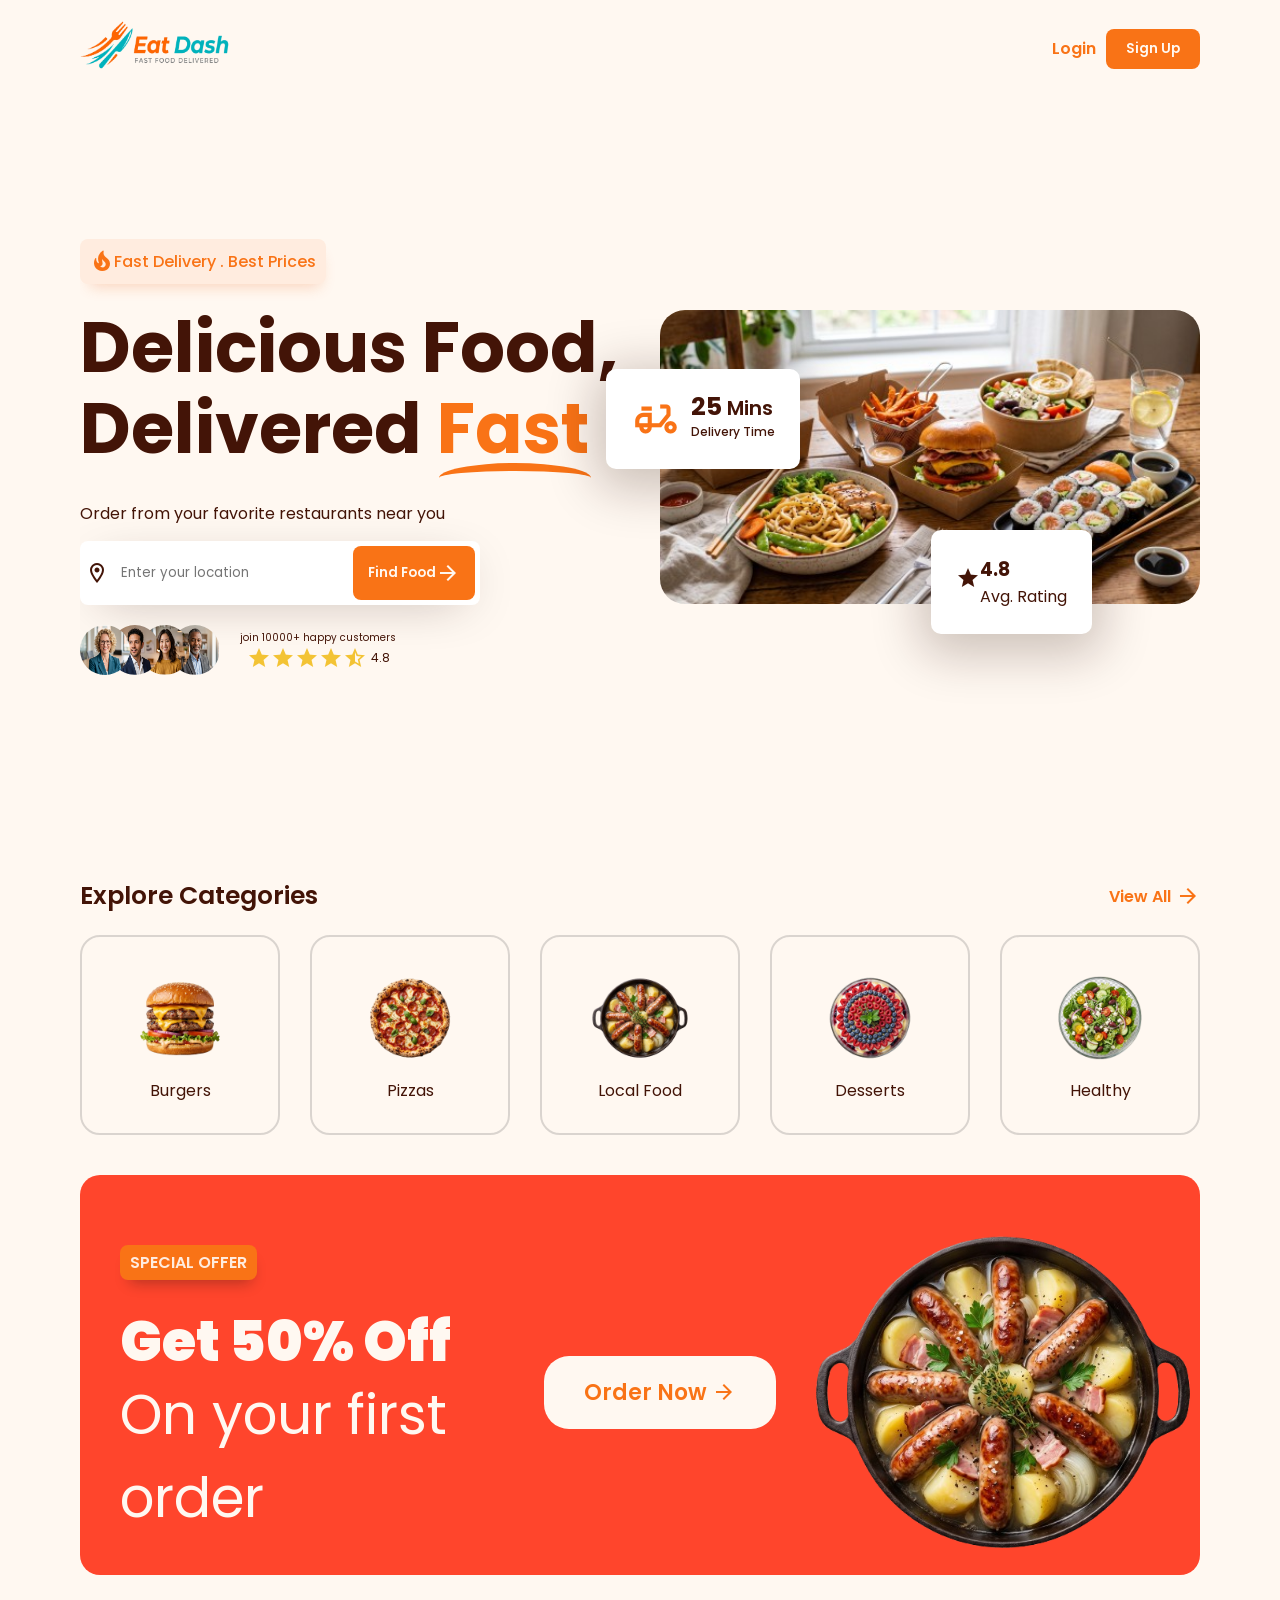
<file: index.html>
<!DOCTYPE html>
<html lang="en">
<head>
        <link rel="icon" type="image/png" href="./favicon/favicon-96x96.png" sizes="96x96" />
    <link rel="icon" type="image/svg+xml" href="./favicon/favicon.svg" />
    <link rel="shortcut icon" href="./favicon/favicon.ico" />
    <link rel="apple-touch-icon" sizes="180x180" href="./faivicon/apple-touch-icon.png" />
    <meta name="apple-mobile-web-app-title" content="Eat Dash" />
    <link rel="manifest" href="./favicon/site.webmanifest" />
    <meta charset="UTF-8">
    <meta name="viewport" content="width=device-width, initial-scale=1.0">
    <link href="https://fonts.googleapis.com/icon?family=Material+Icons+Outlined"
      rel="stylesheet">
    <link rel="stylesheet" href="./styles/index.css">
    <title>Eat Dash</title>
</head>
<body>
    <!-- Header/Navbar -->
     <header class="navbar">
        <div>
            <a href="index.html"><img src="./public/logo.png" alt="website logo" width="150" height="50"></a>
        </div>

        <ul id="navLinks">
            <li><a href="login.html">Login</a></li>
            <li>
                <button class="signup-button" onclick="location.href='register.html'">Sign Up</button>
            </li>
        </ul>
     </header>
     <div class="landing-page">
        <div class="landing-page-content">
            <div class="first-half">
            <h2 class="text-headline">
                <span class="material-icons-outlined">local_fire_department</span>
                Fast Delivery . Best Prices
            </h2>
            <h1 class="title">Delicious Food,</h1>
            <h1 class="title title-box">Delivered 
                <div class="highlighted-h1">
                    <span>Fast</span>
                    <span></span>
                </div>
            </h1>
            <div class="bottom-para-and-search">
                <p>Order from your favorite restaurants near you</p>
                <div class="search-box">
                    <span class="material-icons-outlined">location_on</span>
                    <input type="text" placeholder="Enter your location" class="search-input">
                    <button class="search-button" id="findFoodBtn">
                        Find Food
                        <span class="material-icons-outlined">arrow_forward</span>
                    </button>
                </div>
            </div>

            <div class="rating-box">
                <div class="profiles">
                    <img src="./public/p1.png" alt="">
                    <img src="./public/p2.png" alt="">
                    <img src="./public/p3.png" alt="">
                    <img src="./public/p4.png" alt="">
                </div>
                <div class="stars-box">
                    <p>join 10000+ happy customers</p>
                    <div class="stars">
                        <span class="material-icons-outlined">star</span>
                        <span class="material-icons-outlined">star</span>
                        <span class="material-icons-outlined">star</span>
                        <span class="material-icons-outlined">star</span>
                        <span class="material-icons-outlined">star_half</span>
                        <span>4.8</span>
                    </div>
                </div>
            </div>
        </div>
        <div class="second-half">
            <div class="delivery-time">
                <div class="delivery-icon">
                    <span class="material-icons-outlined">moped_package</span>
                </div>
                <div class="delivery-text">
                    <h3>
                        <span class="delivery-time-value">25</span>
                        Mins
                    </h3>
                    <p>Delivery Time</p>
                </div>
            </div>
            <div class="start-box">
                <div class="star-icon">
                    <span class="material-icons-outlined">star</span>
                </div>
                <div class="star-text">
                    <h3>
                        <span class="delivery-time-value">4.8</span>
                    </h3>
                    <p>Avg. Rating</p>
                </div>
            </div>
            <img src="./public/LandPage.jpg" alt="Landing Page Image" />
        </div>
        </div>
     </div>
       <div class="categories-heading">
            <h2>Explore Categories</h2>
            <p id="viewAllCategories">
                <span class="p-text" >View All</span>
                <span class="material-icons-outlined">arrow_forward</span>
            </p>
         </div>
        <div class="categories">
            <div class="category-card">
                <img src="./public/burger.png" alt="">
                <p>Burgers</p>
            </div>
            <div class="category-card">
                <img src="./public/pizza.png" alt="">
                <p>Pizzas</p>
            </div>
            <div class="category-card">
                <img src="./public/local.png" alt="">
                <p>Local Food</p>
            </div>
            <div class="category-card">
                <img src="./public/dessert.png" alt="">
                <p>Desserts</p>
            </div>

             <div class="category-card">
                <img src="./public/salad.png" alt="">
                <p>Healthy</p>
            </div>
     </div>
     <div class="offer-banner">
        <div class="offer-banner-content">
            <p>SPECIAL OFFER</p>
            <h2>Get 50% Off</h2>
            <p>On your first order</p>
        </div>
        <div class="offer-banner-button">
            <button class="offer-button" id="orderNowBtn">
                Order Now
                <span class="material-icons-outlined">arrow_forward</span>
            </button>
        </div>
        <div class="offer-banner-image">
            <img src="./public/local.png" alt="">
        </div>
     </div>

<script src="./js/app.js"></script>
<script>
  function goToMenu(){
    const s = getSession();
    if (s && s.role === 'customer'){
      window.location.href = 'customer.html';
    } else if (s && s.role === 'admin'){
      window.location.href = 'admin.html';
    } else {
      window.location.href = 'login.html';
    }
  }
  document.getElementById('findFoodBtn').addEventListener('click', goToMenu);
  document.getElementById('orderNowBtn').addEventListener('click', goToMenu);
  document.getElementById('viewAllCategories').addEventListener('click', goToMenu);
  document.querySelectorAll('.category-card').forEach(card => card.addEventListener('click', goToMenu));
</script>
</body>
</html>
</file>
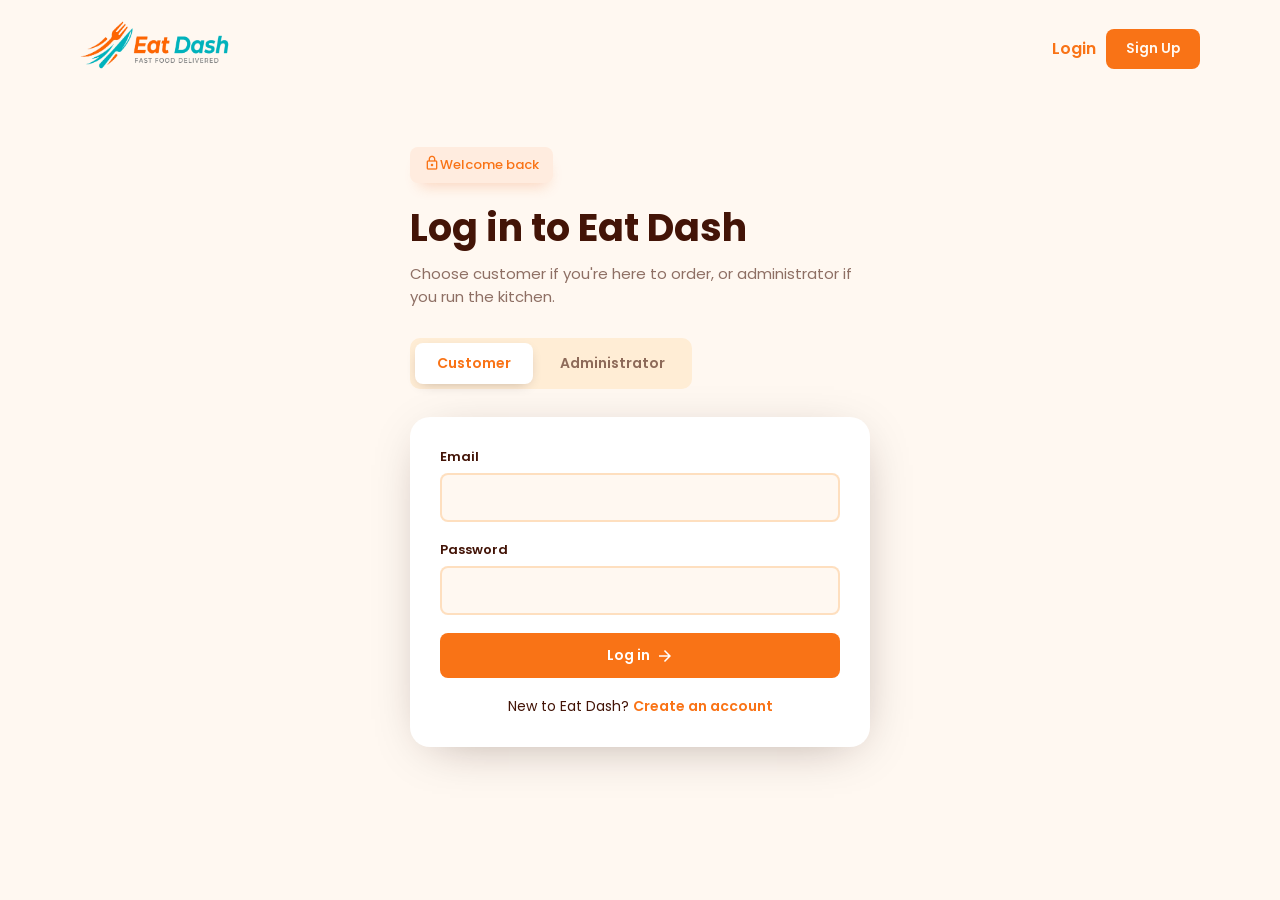
<file: admin.html>
<!DOCTYPE html>
<html lang="en">
<head>
    <link rel="icon" type="image/png" href="./favicon/favicon-96x96.png" sizes="96x96" />
    <link rel="icon" type="image/svg+xml" href="./favicon/favicon.svg" />
    <link rel="shortcut icon" href="./favicon/favicon.ico" />
    <meta name="apple-mobile-web-app-title" content="Eat Dash" />
    <link rel="manifest" href="./favicon/site.webmanifest" />
    <meta charset="UTF-8">
    <meta name="viewport" content="width=device-width, initial-scale=1.0">
    <link href="https://fonts.googleapis.com/icon?family=Material+Icons+Outlined" rel="stylesheet">
    <link rel="stylesheet" href="./styles/index.css">
    <title>Kitchen console — Eat Dash</title>
</head>
<body>

<header class="navbar">
    <div><a href="index.html"><img src="./public/logo.png" alt="website logo" width="150" height="50"></a></div>
    <ul id="navLinks"></ul>
</header>

<main class="app-main">
  <div style="max-width:1180px; margin:0 auto;">
    <h2 class="eyebrow">
      <span class="material-icons-outlined" style="font-size:16px;">admin_panel_settings</span>
      Kitchen console
    </h2>
    <h1 class="page-title">Manage the menu &amp; orders</h1>
    <p class="page-sub">Add new dishes, update prices or photos, and keep an eye on what customers are ordering.</p>

    <div class="seg-toggle" id="adminTabs">
      <button type="button" class="active" data-target="paneMenu">Food items</button>
      <button type="button" data-target="paneOrders">Orders</button>
    </div>

    <div id="paneMenu" style="display:grid; grid-template-columns: 340px 1fr; gap:24px; align-items:start;">
      <div class="card-panel" id="foodFormPanel">
        <h3 id="foodFormTitle" style="font-weight:600; margin-bottom:4px;">Add a food item</h3>
        <p class="page-sub" id="foodFormSub" style="margin-bottom:18px; font-size:13px;">New items appear on the customer menu immediately.</p>
        <form id="foodForm" novalidate>
          <input type="hidden" id="foodFid">
          <div class="form-group">
            <label class="form-label" for="foodName">Food name</label>
            <input type="text" id="foodName" class="form-input" required>
          </div>
          <div class="form-group">
            <label class="form-label" for="foodPrice">Price (USD)</label>
            <input type="number" step="0.01" min="0" id="foodPrice" class="form-input" required>
          </div>
          <div class="form-group">
            <label class="form-label" for="foodDescription">Description</label>
            <textarea id="foodDescription" class="form-textarea" rows="3" placeholder="A short, appetizing description"></textarea>
          </div>
          <div class="form-group">
            <label class="form-label" for="foodImage">Image URL</label>
            <input type="url" id="foodImage" class="form-input" placeholder="https://…">
            <p class="form-help">Paste a link to a photo of the dish.</p>
          </div>
          <div style="display:flex; gap:10px;">
            <button type="submit" class="btn btn-primary" id="foodSubmitBtn" style="flex:1;">Add item</button>
            <button type="button" class="btn btn-outline" id="foodCancelEdit" style="display:none;">Cancel</button>
          </div>
        </form>
      </div>

      <div class="card-panel">
        <h3 style="font-weight:600; margin-bottom:4px;">Current menu</h3>
        <p class="page-sub" style="margin-bottom:18px; font-size:13px;">Update or remove any item on the menu.</p>
        <div style="overflow-x:auto;">
          <table class="ed-table" id="foodTable">
            <thead>
              <tr>
                <th></th>
                <th>fid</th>
                <th>Food name</th>
                <th>Price</th>
                <th></th>
              </tr>
            </thead>
            <tbody id="foodTableBody"></tbody>
          </table>
        </div>
        <div id="foodEmpty" class="empty-state" style="display:none;">No food items yet. Add the first one on the left.</div>
      </div>
    </div>

    <!-- ORDERS -->
    <div id="paneOrders" style="display:none;">
      <div class="card-panel">
        <h3 style="font-weight:600; margin-bottom:4px;">All orders</h3>
        <p class="page-sub" style="margin-bottom:18px; font-size:13px;">Every order placed by a customer, most recent first.</p>
        <div id="ordersList" style="display:flex; flex-direction:column; gap:14px;"></div>
        <div id="ordersEmpty" class="empty-state" style="display:none;">No orders have come in yet.</div>
      </div>
    </div>
  </div>
</main>

<script src="./js/app.js"></script>
<script>
  requireAdmin();

  document.querySelectorAll('#adminTabs button').forEach(btn => {
    btn.addEventListener('click', () => {
      document.querySelectorAll('#adminTabs button').forEach(b => b.classList.remove('active'));
      btn.classList.add('active');
      document.getElementById('paneMenu').style.display = 'none';
      document.getElementById('paneOrders').style.display = 'none';
      const target = document.getElementById(btn.dataset.target);
      target.style.display = btn.dataset.target === 'paneMenu' ? 'grid' : 'block';
      if (btn.dataset.target === 'paneOrders') renderOrders();
    });
  });

  const PLACEHOLDER_IMG = 'data:image/svg+xml;utf8,' + encodeURIComponent(
    '<svg xmlns="http://www.w3.org/2000/svg" width="44" height="44"><rect width="44" height="44" rx="8" fill="%23ffedd5"/><text x="50%" y="55%" font-size="18" text-anchor="middle" fill="%23f97316">🍽</text></svg>'
  );

  function renderFoodTable(){
    const foods = getFoods();
    const body = document.getElementById('foodTableBody');
    const empty = document.getElementById('foodEmpty');
    if (foods.length === 0){
      body.innerHTML = '';
      empty.style.display = 'block';
      return;
    }
    empty.style.display = 'none';
    body.innerHTML = foods.map(f => `
      <tr>
        <td><img class="thumb" src="${f.image ? escapeHtml(f.image) : PLACEHOLDER_IMG}" alt="" onerror="this.src='${PLACEHOLDER_IMG}'"></td>
        <td><span class="fid-pill">${escapeHtml(f.fid)}</span></td>
        <td>${escapeHtml(f.foodname)}</td>
        <td>${money(f.price)}</td>
        <td style="text-align:right; white-space:nowrap;">
          <button class="btn btn-outline btn-sm" onclick="startEditFood('${f.fid}')">Update</button>
          <button class="btn btn-danger-outline btn-sm" onclick="deleteFood('${f.fid}')">Remove</button>
        </td>
      </tr>`).join('');
  }

  function startEditFood(fid){
    const food = getFoods().find(f => f.fid === fid);
    if (!food) return;
    document.getElementById('foodFid').value = food.fid;
    document.getElementById('foodName').value = food.foodname;
    document.getElementById('foodPrice').value = food.price;
    document.getElementById('foodDescription').value = food.description || '';
    document.getElementById('foodImage').value = food.image || '';
    document.getElementById('foodFormTitle').textContent = `Update ${food.fid}`;
    document.getElementById('foodFormSub').textContent = 'Editing an existing menu item.';
    document.getElementById('foodSubmitBtn').textContent = 'Save changes';
    document.getElementById('foodCancelEdit').style.display = 'inline-flex';
    document.getElementById('foodFormPanel').scrollIntoView({ behavior: 'smooth', block: 'center' });
  }

  function resetFoodForm(){
    document.getElementById('foodForm').reset();
    document.getElementById('foodFid').value = '';
    document.getElementById('foodFormTitle').textContent = 'Add a food item';
    document.getElementById('foodFormSub').textContent = 'New items appear on the customer menu immediately.';
    document.getElementById('foodSubmitBtn').textContent = 'Add item';
    document.getElementById('foodCancelEdit').style.display = 'none';
  }
  document.getElementById('foodCancelEdit').addEventListener('click', resetFoodForm);

  document.getElementById('foodForm').addEventListener('submit', (e) => {
    e.preventDefault();
    const fid = document.getElementById('foodFid').value;
    const foodname = document.getElementById('foodName').value.trim();
    const price = parseFloat(document.getElementById('foodPrice').value);
    const description = document.getElementById('foodDescription').value.trim();
    const image = document.getElementById('foodImage').value.trim();
    if (!foodname || isNaN(price) || price < 0) return;

    const foods = getFoods();
    if (fid){
      const item = foods.find(f => f.fid === fid);
      if (item){ item.foodname = foodname; item.price = price; item.description = description; item.image = image; }
      showToast(`${fid} updated.`, 'primary');
    } else {
      const newFid = nextId('F', foods.map(f => f.fid));
      foods.push({ fid: newFid, foodname, price, description, image });
      showToast(`${newFid} added to the menu.`, 'primary');
    }
    saveFoods(foods);
    renderFoodTable();
    resetFoodForm();
  });

  function deleteFood(fid){
    if (!confirm('Remove this item from the menu?')) return;
    saveFoods(getFoods().filter(f => f.fid !== fid));
    renderFoodTable();
    showToast('Item removed.', 'danger');
  }

  function renderOrders(){
    const orders = getOrders().slice().sort((a,b) => new Date(b.orderdatetime) - new Date(a.orderdatetime));
    const customers = getCustomers();
    const list = document.getElementById('ordersList');
    const empty = document.getElementById('ordersEmpty');
    if (orders.length === 0){
      list.innerHTML = '';
      empty.style.display = 'block';
      return;
    }
    empty.style.display = 'none';
    list.innerHTML = orders.map(o => {
      const cust = customers.find(c => c.cid === o.cid);
      const total = o.orderitems.reduce((s,i) => s + i.price * i.qty, 0);
      const rows = o.orderitems.map(i => `
        <div class="order-row">
          <span>${escapeHtml(i.foodname)} &times; ${i.qty}</span>
          <span>${money(i.price * i.qty)}</span>
        </div>`).join('');
      return `
        <div class="order-ticket">
          <div class="order-ticket-head">
            <span class="order-id">${escapeHtml(o.ordID)}</span>
            <span class="order-meta">${formatDateTime(o.orderdatetime)}</span>
          </div>
          <div class="order-meta" style="margin-bottom:8px;">Customer: ${cust ? escapeHtml(cust.customerName) + ' · ' + escapeHtml(cust.email) : escapeHtml(o.cid)}</div>
          ${rows}
          <div class="order-total"><span>Total</span><span>${money(total)}</span></div>
        </div>`;
    }).join('');
  }

  renderFoodTable();
  renderOrders();
</script>
</body>
</html>
</file>
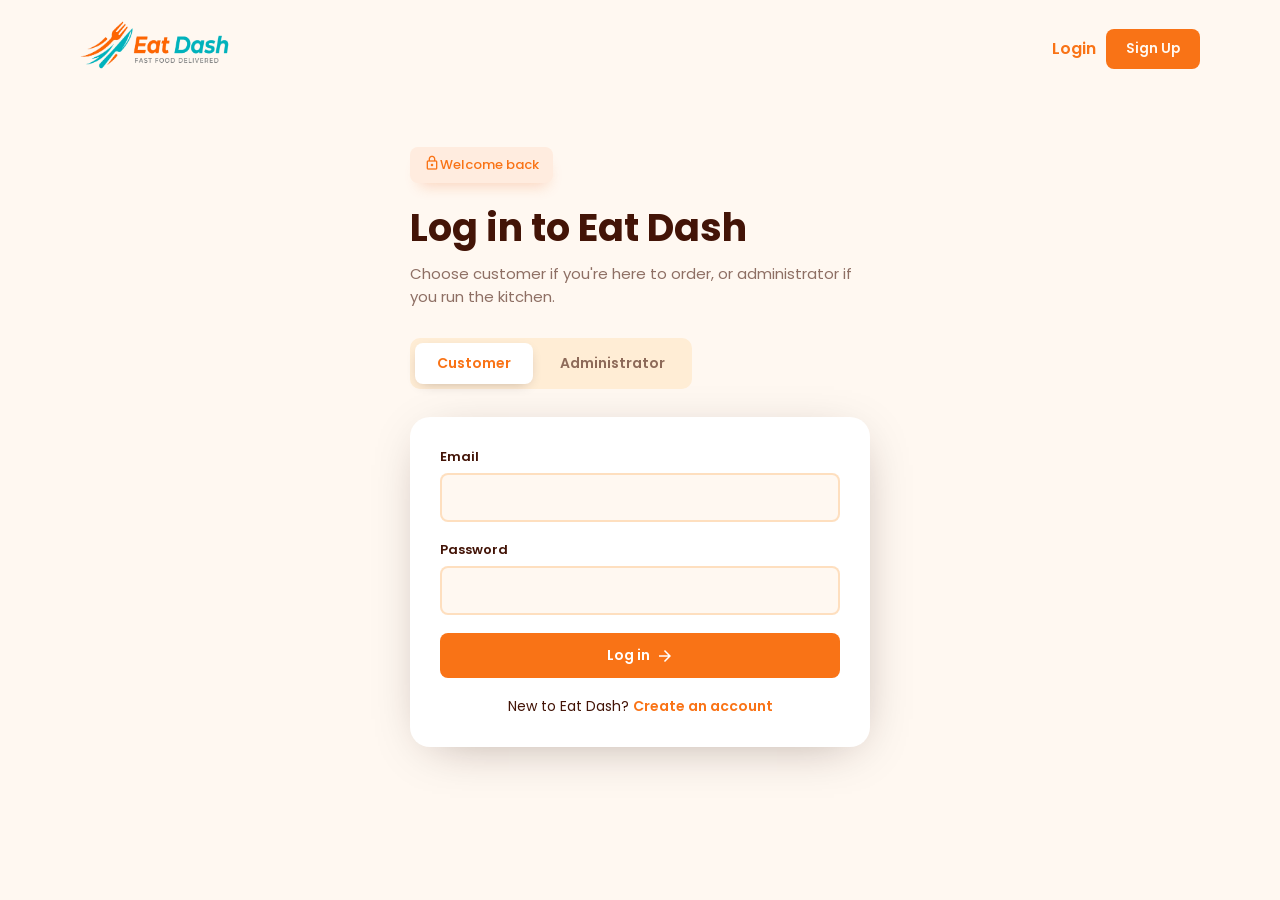
<file: customer.html>
<!DOCTYPE html>
<html lang="en">
<head>
    <link rel="icon" type="image/png" href="./favicon/favicon-96x96.png" sizes="96x96" />
    <link rel="icon" type="image/svg+xml" href="./favicon/favicon.svg" />
    <link rel="shortcut icon" href="./favicon/favicon.ico" />
    <meta name="apple-mobile-web-app-title" content="Eat Dash" />
    <link rel="manifest" href="./favicon/site.webmanifest" />
    <meta charset="UTF-8">
    <meta name="viewport" content="width=device-width, initial-scale=1.0">
    <link href="https://fonts.googleapis.com/icon?family=Material+Icons+Outlined" rel="stylesheet">
    <link rel="stylesheet" href="./styles/index.css">
    <title>Menu — Eat Dash</title>
</head>
<body>

<header class="navbar">
    <div><a href="index.html"><img src="./public/logo.png" alt="website logo" width="150" height="50"></a></div>
    <ul id="navLinks"></ul>
</header>

<main class="app-main">
  <div style="max-width:1180px; margin:0 auto;">
    <h2 class="eyebrow">
      <span class="material-icons-outlined" style="font-size:16px;">restaurant_menu</span>
      Today's menu
    </h2>
    <h1 class="page-title" id="welcomeLine">What are you craving?</h1>
    <p class="page-sub">Add whatever looks good to your order, then check out when you're ready.</p>

    <div class="seg-toggle" id="custTabs">
      <button type="button" class="active" data-target="paneBrowse">Browse menu</button>
      <button type="button" data-target="paneHistory">My orders</button>
    </div>

    <div id="paneBrowse" style="display:grid; grid-template-columns: 1fr 320px; gap:24px; align-items:start;">
      <div>
        <div class="food-grid" id="foodGrid"></div>
        <div id="foodGridEmpty" class="empty-state" style="display:none; margin-top:16px;">The kitchen hasn't added any items yet.</div>
      </div>

      <div class="cart-panel">
        <h3 style="font-weight:600; margin-bottom:14px;">
          <span class="material-icons-outlined" style="vertical-align:middle; color:var(--primary-color);">shopping_bag</span>
          Your order
        </h3>
        <div id="cartItems"></div>
        <p id="cartEmpty" class="page-sub" style="display:none; font-size:13px;">Nothing in your order yet — add an item from the menu.</p>
        <div class="order-total"><span>Total</span><span id="cartTotal">$0.00</span></div>
        <button class="btn btn-primary btn-block" id="placeOrderBtn" style="margin-top:14px;">
          Place order
          <span class="material-icons-outlined" style="font-size:18px;">arrow_forward</span>
        </button>
      </div>
    </div>

    <div id="paneHistory" style="display:none;">
      <div class="card-panel">
        <h3 style="font-weight:600; margin-bottom:4px;">Your order history</h3>
        <p class="page-sub" style="margin-bottom:18px; font-size:13px;">Everything you've ordered from Eat Dash.</p>
        <div id="historyList" style="display:flex; flex-direction:column; gap:14px;"></div>
        <div id="historyEmpty" class="empty-state" style="display:none;">You haven't placed any orders yet.</div>
      </div>
    </div>
  </div>
</main>

<script src="./js/app.js"></script>
<script>
  const session = requireCustomer();

  document.addEventListener('DOMContentLoaded', () => {
    if (session){
      document.getElementById('welcomeLine').textContent = `Welcome back, ${session.customerName}`;
    }
  });

  document.querySelectorAll('#custTabs button').forEach(btn => {
    btn.addEventListener('click', () => {
      document.querySelectorAll('#custTabs button').forEach(b => b.classList.remove('active'));
      btn.classList.add('active');
      document.getElementById('paneBrowse').style.display = 'none';
      document.getElementById('paneHistory').style.display = 'none';
      const target = document.getElementById(btn.dataset.target);
      target.style.display = btn.dataset.target === 'paneBrowse' ? 'grid' : 'block';
      if (btn.dataset.target === 'paneHistory') renderHistory();
    });
  });

  const PLACEHOLDER_IMG = 'data:image/svg+xml;utf8,' + encodeURIComponent(
    '<svg xmlns="http://www.w3.org/2000/svg" width="240" height="150"><rect width="240" height="150" fill="%23ffedd5"/><text x="50%" y="55%" font-size="40" text-anchor="middle">🍽</text></svg>'
  );

  function renderFoodGrid(){
    const foods = getFoods();
    const grid = document.getElementById('foodGrid');
    const empty = document.getElementById('foodGridEmpty');
    if (foods.length === 0){
      grid.innerHTML = '';
      empty.style.display = 'block';
      return;
    }
    empty.style.display = 'none';
    grid.innerHTML = foods.map(f => `
      <div class="food-tile">
        <img src="${f.image ? escapeHtml(f.image) : PLACEHOLDER_IMG}" alt="${escapeHtml(f.foodname)}" onerror="this.src='${PLACEHOLDER_IMG}'">
        <div class="food-tile-body">
          <div class="food-tile-name">${escapeHtml(f.foodname)}</div>
          <div class="food-tile-desc">${escapeHtml(f.description || '')}</div>
          <div class="food-tile-footer">
            <span class="food-tile-price">${money(f.price)}</span>
            <button class="btn btn-primary btn-sm" onclick="addToCart('${f.fid}'); renderCart();">
              <span class="material-icons-outlined" style="font-size:16px;">add</span>
              Add
            </button>
          </div>
        </div>
      </div>`).join('');
  }

  function renderCart(){
    const cart = getCart();
    const itemsBox = document.getElementById('cartItems');
    const emptyBox = document.getElementById('cartEmpty');
    if (cart.length === 0){
      itemsBox.innerHTML = '';
      emptyBox.style.display = 'block';
    } else {
      emptyBox.style.display = 'none';
      itemsBox.innerHTML = cart.map(i => `
        <div class="order-row" style="align-items:center;">
          <span>${escapeHtml(i.foodname)}</span>
          <span style="display:flex; align-items:center; gap:8px;">
            <span class="qty-stepper">
              <button type="button" onclick="changeQty('${i.fid}', -1)">&minus;</button>
              <span>${i.qty}</span>
              <button type="button" onclick="changeQty('${i.fid}', 1)">+</button>
            </span>
            <span style="min-width:3.2rem; text-align:right; font-weight:600;">${money(i.price * i.qty)}</span>
          </span>
        </div>`).join('');
    }
    document.getElementById('cartTotal').textContent = money(cartTotal(cart));
  }

  function changeQty(fid, delta){
    const cart = getCart();
    const item = cart.find(i => i.fid === fid);
    if (!item) return;
    setCartQty(fid, item.qty + delta);
    renderCart();
  }

  document.getElementById('placeOrderBtn').addEventListener('click', () => {
    const result = placeOrder(session.cid);
    if (!result.ok){
      showToast(result.message, 'danger');
      return;
    }
    renderCart();
    showToast(`Order ${result.order.ordID} sent to the kitchen!`, 'primary');
  });

  function renderHistory(){
    const orders = ordersForCustomer(session.cid);
    const list = document.getElementById('historyList');
    const empty = document.getElementById('historyEmpty');
    if (orders.length === 0){
      list.innerHTML = '';
      empty.style.display = 'block';
      return;
    }
    empty.style.display = 'none';
    list.innerHTML = orders.map(o => {
      const total = o.orderitems.reduce((s,i) => s + i.price * i.qty, 0);
      const rows = o.orderitems.map(i => `
        <div class="order-row">
          <span>${escapeHtml(i.foodname)} &times; ${i.qty}</span>
          <span>${money(i.price * i.qty)}</span>
        </div>`).join('');
      return `
        <div class="order-ticket">
          <div class="order-ticket-head">
            <span class="order-id">${escapeHtml(o.ordID)}</span>
            <span class="order-meta">${formatDateTime(o.orderdatetime)}</span>
          </div>
          ${rows}
          <div class="order-total"><span>Total</span><span>${money(total)}</span></div>
        </div>`;
    }).join('');
  }

  if (session){
    renderFoodGrid();
    renderCart();
  }
</script>
</body>
</html>
</file>
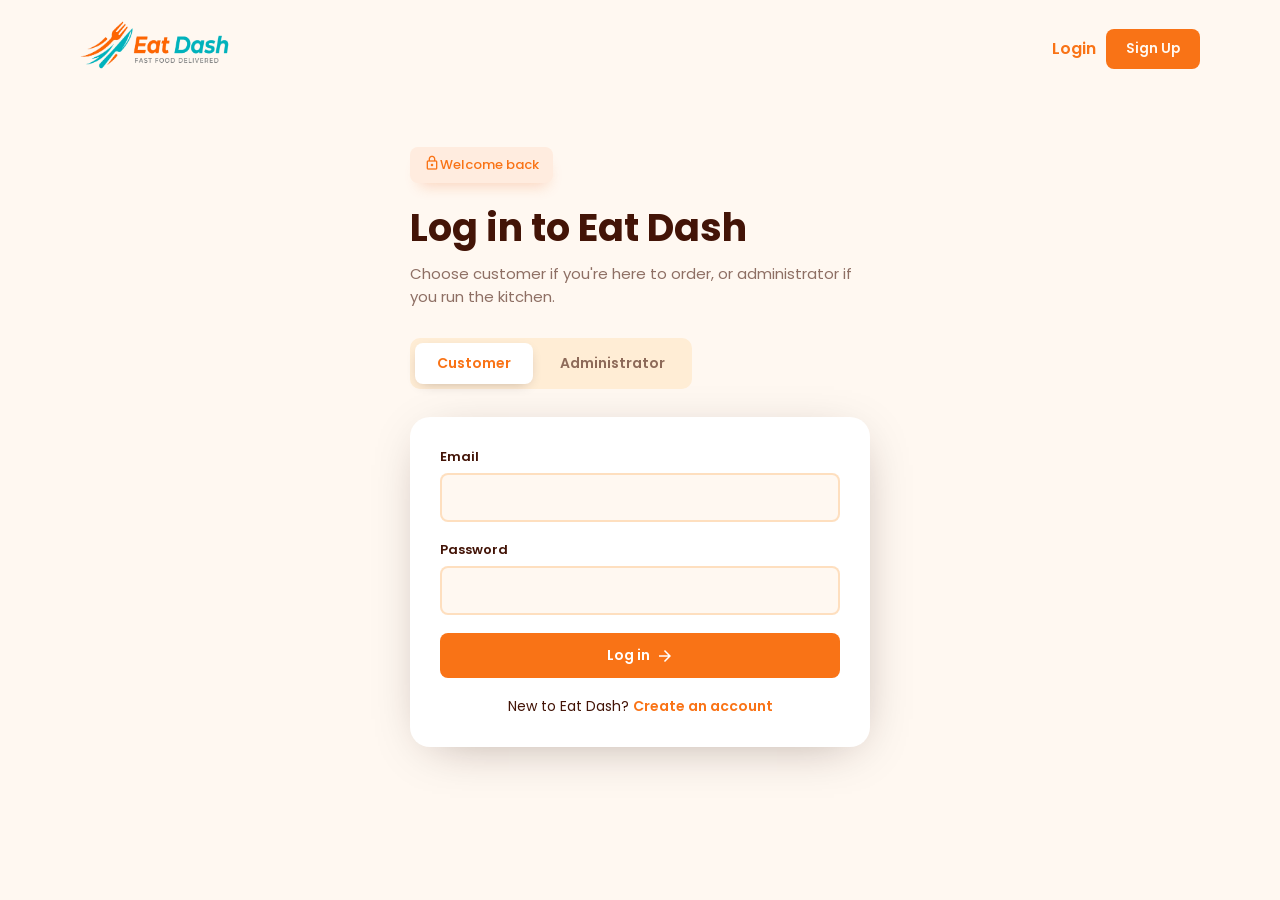
<file: login.html>
<!DOCTYPE html>
<html lang="en">
<head>
    <link rel="icon" type="image/png" href="./favicon/favicon-96x96.png" sizes="96x96" />
    <link rel="icon" type="image/svg+xml" href="./favicon/favicon.svg" />
    <link rel="shortcut icon" href="./favicon/favicon.ico" />
    <meta name="apple-mobile-web-app-title" content="Eat Dash" />
    <link rel="manifest" href="./favicon/site.webmanifest" />
    <meta charset="UTF-8">
    <meta name="viewport" content="width=device-width, initial-scale=1.0">
    <link href="https://fonts.googleapis.com/icon?family=Material+Icons+Outlined" rel="stylesheet">
    <link rel="stylesheet" href="./styles/index.css">
    <title>Log in — Eat Dash</title>
</head>
<body>

<header class="navbar">
    <div><a href="index.html"><img src="./public/logo.png" alt="website logo" width="150" height="50"></a></div>
    <ul id="navLinks">
        <li><a href="login.html">Login</a></li>
        <li><button class="signup-button" onclick="location.href='register.html'">Sign Up</button></li>
    </ul>
</header>

<main class="app-main">
  <div class="auth-wrap">
    <h2 class="eyebrow">
      <span class="material-icons-outlined" style="font-size:16px;">lock</span>
      Welcome back
    </h2>
    <h1 class="page-title">Log in to Eat Dash</h1>
    <p class="page-sub">Choose customer if you're here to order, or administrator if you run the kitchen.</p>

    <div class="seg-toggle" id="loginTabs">
      <button type="button" class="active" data-target="customerPane">Customer</button>
      <button type="button" data-target="adminPane">Administrator</button>
    </div>

    <div id="customerPane" class="card-panel">
      <form id="customerLoginForm" novalidate>
        <div class="form-group">
          <label class="form-label" for="custEmail">Email</label>
          <input type="email" id="custEmail" class="form-input" required>
        </div>
        <div class="form-group">
          <label class="form-label" for="custPassword">Password</label>
          <input type="password" id="custPassword" class="form-input" required>
        </div>
        <div id="customerLoginError" class="form-error" style="display:none;"></div>
        <button type="submit" class="btn btn-primary btn-block">
          Log in
          <span class="material-icons-outlined" style="font-size:18px;">arrow_forward</span>
        </button>
      </form>
      <p class="auth-foot">New to Eat Dash? <a href="register.html">Create an account</a></p>
    </div>

    <div id="adminPane" class="card-panel" style="display:none;">
      <form id="adminLoginForm" novalidate>
        <div class="form-group">
          <label class="form-label" for="adminUser">Username</label>
          <input type="text" id="adminUser" class="form-input" required>
        </div>
        <div class="form-group">
          <label class="form-label" for="adminPass">Password</label>
          <input type="password" id="adminPass" class="form-input" required>
        </div>
        <div id="adminLoginError" class="form-error" style="display:none;"></div>
        <button type="submit" class="btn btn-primary btn-block">
          Log in as administrator
          <span class="material-icons-outlined" style="font-size:18px;">arrow_forward</span>
        </button>
      </form>
      <p class="demo-hint">Demo credentials: <code>admin</code> / <code>admin123</code></p>
    </div>
  </div>
</main>

<script src="./js/app.js"></script>
<script>
  (function(){
    const s = getSession();
    if (s && s.role === 'admin') window.location.href = 'admin.html';
    if (s && s.role === 'customer') window.location.href = 'customer.html';
  })();

  document.querySelectorAll('#loginTabs button').forEach(btn => {
    btn.addEventListener('click', () => {
      document.querySelectorAll('#loginTabs button').forEach(b => b.classList.remove('active'));
      btn.classList.add('active');
      document.getElementById('customerPane').style.display = 'none';
      document.getElementById('adminPane').style.display = 'none';
      document.getElementById(btn.dataset.target).style.display = 'block';
    });
  });

  document.getElementById('customerLoginForm').addEventListener('submit', (e) => {
    e.preventDefault();
    const email = document.getElementById('custEmail').value.trim();
    const password = document.getElementById('custPassword').value;
    const errorBox = document.getElementById('customerLoginError');
    const match = loginCustomer(email, password);
    if (match){
      window.location.href = 'customer.html';
    } else {
      errorBox.textContent = 'No account matches that email and password.';
      errorBox.style.display = 'block';
    }
  });

  document.getElementById('adminLoginForm').addEventListener('submit', (e) => {
    e.preventDefault();
    const username = document.getElementById('adminUser').value.trim();
    const password = document.getElementById('adminPass').value;
    const errorBox = document.getElementById('adminLoginError');
    if (loginAdmin(username, password)){
      window.location.href = 'admin.html';
    } else {
      errorBox.textContent = 'Incorrect administrator username or password.';
      errorBox.style.display = 'block';
    }
  });
</script>
</body>
</html>
</file>
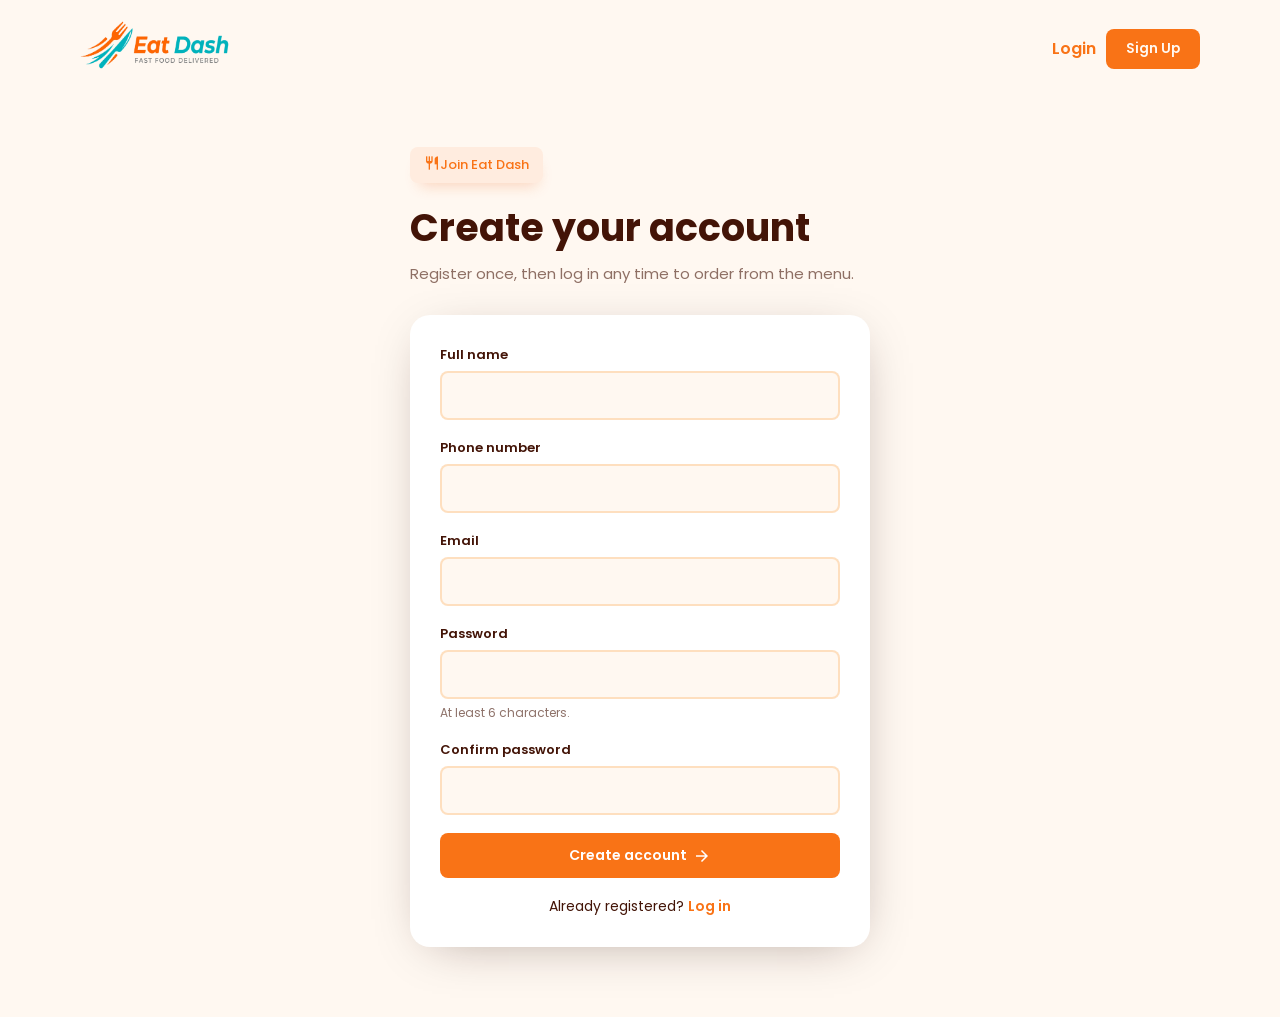
<file: register.html>
<!DOCTYPE html>
<html lang="en">
<head>
    <link rel="icon" type="image/png" href="./favicon/favicon-96x96.png" sizes="96x96" />
    <link rel="icon" type="image/svg+xml" href="./favicon/favicon.svg" />
    <link rel="shortcut icon" href="./favicon/favicon.ico" />
    <meta name="apple-mobile-web-app-title" content="Eat Dash" />
    <link rel="manifest" href="./favicon/site.webmanifest" />
    <meta charset="UTF-8">
    <meta name="viewport" content="width=device-width, initial-scale=1.0">
    <link href="https://fonts.googleapis.com/icon?family=Material+Icons+Outlined" rel="stylesheet">
    <link rel="stylesheet" href="./styles/index.css">
    <title>Create account — Eat Dash</title>
</head>
<body>

<header class="navbar">
    <div><a href="index.html"><img src="./public/logo.png" alt="website logo" width="150" height="50"></a></div>
    <ul id="navLinks">
        <li><a href="login.html">Login</a></li>
        <li><button class="signup-button" onclick="location.href='register.html'">Sign Up</button></li>
    </ul>
</header>

<main class="app-main">
  <div class="auth-wrap">
    <h2 class="eyebrow">
      <span class="material-icons-outlined" style="font-size:16px;">restaurant</span>
      Join Eat Dash
    </h2>
    <h1 class="page-title">Create your account</h1>
    <p class="page-sub">Register once, then log in any time to order from the menu.</p>

    <div class="card-panel">
      <form id="registerForm" novalidate>
        <div class="form-group">
          <label class="form-label" for="regName">Full name</label>
          <input type="text" id="regName" class="form-input" required>
        </div>
        <div class="form-group">
          <label class="form-label" for="regPhone">Phone number</label>
          <input type="tel" id="regPhone" class="form-input" required pattern="[0-9+ \-]{7,15}">
        </div>
        <div class="form-group">
          <label class="form-label" for="regEmail">Email</label>
          <input type="email" id="regEmail" class="form-input" required>
        </div>
        <div class="form-group">
          <label class="form-label" for="regPassword">Password</label>
          <input type="password" id="regPassword" class="form-input" required minlength="6">
          <p class="form-help">At least 6 characters.</p>
        </div>
        <div class="form-group">
          <label class="form-label" for="regPasswordConfirm">Confirm password</label>
          <input type="password" id="regPasswordConfirm" class="form-input" required minlength="6">
        </div>
        <div id="registerError" class="form-error" style="display:none;"></div>
        <button type="submit" class="btn btn-primary btn-block">
          Create account
          <span class="material-icons-outlined" style="font-size:18px;">arrow_forward</span>
        </button>
      </form>
      <p class="auth-foot">Already registered? <a href="login.html">Log in</a></p>
    </div>
  </div>
</main>

<script src="./js/app.js"></script>
<script>
  document.getElementById('registerForm').addEventListener('submit', (e) => {
    e.preventDefault();
    const errorBox = document.getElementById('registerError');
    errorBox.style.display = 'none';

    const customerName = document.getElementById('regName').value.trim();
    const phone = document.getElementById('regPhone').value.trim();
    const email = document.getElementById('regEmail').value.trim();
    const password = document.getElementById('regPassword').value;
    const confirm = document.getElementById('regPasswordConfirm').value;

    if (password !== confirm){
      errorBox.textContent = 'Passwords do not match.';
      errorBox.style.display = 'block';
      return;
    }

    const result = registerCustomer({ customerName, phone, email, password });
    if (!result.ok){
      errorBox.textContent = result.message;
      errorBox.style.display = 'block';
      return;
    }

    loginCustomer(email, password);
    window.location.href = 'customer.html';
  });
</script>
</body>
</html>
</file>
<file: styles/index.css>
@import url('https://fonts.googleapis.com/css2?family=Poppins:ital,wght@0,100;0,200;0,300;0,400;0,500;0,600;0,700;0,800;0,900;1,100;1,200;1,300;1,400;1,500;1,600;1,700;1,800;1,900&display=swap');

:root {
  --bg-color: #fff8f1;
  --text-color: #431407;    
  --primary-color: #f97316;
  --surface-color: #ffedd5;
  --primary-bg-color:#ffecdf; 

 
  --primary-dark: #ea580c;
  --border-soft: #fdba7466;
  --text-muted: #43140799;
  --danger-color: #dc2626;
  --danger-bg: #fee2e2;
  --success-color: #16a34a;
  --success-bg: #dcfce7;
  --card-shadow: 2px 10px 50px -20px #250d0167;
}

*{
    box-sizing: border-box;
    margin: 0;
    padding: 0;
    font-family: "Poppins", sans-serif;
}
.material-icons {
  font-family: 'Material Icons';
  font-weight: normal;
  font-style: normal;
  font-size: 24px;
  display: inline-block;
  line-height: 1;
  text-transform: none;
  letter-spacing: normal;
  word-wrap: normal;
  white-space: nowrap;
  direction: ltr;

  /* Support for all WebKit browsers. */
  -webkit-font-smoothing: antialiased;
  /* Support for Safari and Chrome. */
  text-rendering: optimizeLegibility;

  /* Support for Firefox. */
  -moz-osx-font-smoothing: grayscale;

  /* Support for IE. */
  font-feature-settings: 'liga';
}
html {
  overflow-x: hidden;
}
body {
  background-color: var(--bg-color);
  margin: 0 80px;
  color: var(--text-color);
  overflow-x: hidden;
}
.navbar{
    padding:20px 0;
    display: flex;
    justify-content: space-between;
    align-items: center;
    flex-wrap: wrap;
    gap: 10px;
    position: relative;
}
.navbar div, ul{
    list-style: none;
    display: flex;
    justify-content: space-around;
    align-items: center;
}

.navbar ul li:nth-of-type(1){
    margin: 0 10px;
    color: var(--primary-color);
    font-weight: 600;
}

.navbar ul li a{
    text-decoration: none;
    color: inherit;
}

.signup-button{
    background-color: var(--primary-color);
    color: var(--bg-color);
    padding: 10px 20px;
    border-radius: 8px;
    font-weight: 600;
    cursor: pointer;
    border: none;
}

.signup-button--ghost{
    background-color: transparent;
    color: var(--primary-color);
    border: 2px solid var(--primary-color);
    padding: 8px 18px;
}

.nav-username{
    display: inline-flex;
    align-items: center;
    gap: 4px;
    font-weight: 600;
    font-size: 14px;
    color: var(--text-color);
}
.nav-username .material-icons-outlined{
    font-size: 18px;
    color: var(--primary-color);
}

.nav-cart{
    position: relative;
    display: inline-flex;
}
.cart-badge{
    position: absolute;
    top: -6px;
    right: -8px;
    background: var(--primary-color);
    color: #fff;
    font-size: 11px;
    font-weight: 700;
    min-width: 18px;
    height: 18px;
    border-radius: 999px;
    display: inline-flex;
    align-items: center;
    justify-content: center;
    padding: 0 4px;
}

.text-headline{
    color: var(--primary-color);
    background-color: var(--primary-bg-color);
    font-weight: 500;
    font-size: medium;
    display: flex;
    width: fit-content;
    padding: 10px;
    border-radius: 8px;
    box-shadow: 2px 10px 15px -8px #ea5a0c3f;
    margin-bottom: 1.5rem;
}

.title{
    font-size: clamp(32px, 6vw, 70px);
    line-height: 1.15;
}

.title-box{
    margin-bottom:2rem;
}

.title-box .highlighted-h1{
    color: var(--primary-color);
    width: fit-content;
    display: inline-flex;
    justify-content: center;
    flex-direction: column;
    position: relative;
}

.highlighted-h1 span:nth-of-type(2){
    margin: 2px;
    width: 100%;
    height: 30px;
    border-radius: 100%;
    position: absolute;
    top: 90%;
    border-top: 8px solid var(--primary-color);
}

.search-box{
    display: flex;
    width: 100%;
    max-width: 25rem;
    padding: 5px;
    background-color: #fff;
    border-radius: 8px;
    align-items: center;
    margin-top: 15px;
    box-shadow: 2px 10px 50px -20px #250d0167;
    margin-bottom: 20px;
    flex-wrap: wrap;
}

.search-input{
    flex: 1 1 10rem;
    min-width: 0;
    border: none;
    background-color: transparent;
    margin: 0 10px;
    padding: 5px 2px;
    outline: none;
}
.search-button{
    display: flex;
    justify-content: center;
    align-items: center;
    padding: 15px;
    border-radius: 8px;
    border: none;
    background-color: var(--primary-color);
    color: var(--bg-color);
    font-weight: 600;
    cursor: pointer;
    white-space: nowrap;
    flex-shrink: 0;
}

.rating-box{
    display: flex;
    flex-wrap: wrap;
    align-items: center;
    gap: 10px;
}

.profiles{
    width: 150px;
    display: inline-block;
    position: relative;
    height: 50px;
    flex-shrink: 0;
}

.profiles img{
    position: absolute;
    width: 50px;
    height: 50px;
    border-radius: 50%;
}

.profiles img:nth-last-of-type(2){
    left: 20%;
}

.profiles img:nth-last-of-type(3){
    left: 40%;
}

.profiles img:nth-last-of-type(4){
    left: 60%;
}

.stars-box p{
    font-size: 10px;
}

.stars{
    display: flex;
    justify-content: center;
    align-items: center;
    color: rgb(243, 195, 52);
}

.stars span:last-child{
    font-size: 12px;
    color: var(--text-color);
    margin-left: 4px;
}

.landing-page{
    min-height: 80vh;
    height: auto;
    display: flex;
    justify-content: center;
    align-items: center;
    padding: 40px 0;
}

.landing-page-content{
    display: flex;
    align-items: center;
    width: 100%;
    justify-content: space-between;
    gap: 40px;
}

.first-half{
    width: 50%;
}

.second-half{
    width: 50%;
    display: flex;
    justify-content: center;
    align-items: center;
    position: relative;
}

.second-half img{
    width: 100%;
    height: auto;
    border-radius: 25px
}

.delivery-time, .start-box{
    position: absolute;
    width:fit-content;
    display: inline-flex;
    background-color: white;
    align-items: center;
    justify-content: center;
    padding: 25px;
    border-radius: 10px;
    box-shadow: 0px 10px 50px 10px #250d013c;
    max-width: 90%;
}

.delivery-time{
    top: 20%;
    left: -10%;
}

.delivery-icon{
    display: inline-flex;
    justify-content: center;
    align-items: center;
    width: 50px;
    border-radius: 50%;
    margin-right: 10px;
    color: var(--primary-color);
    flex-shrink: 0;
}
.delivery-icon span{
    width:50px;
    height:50px;
    font-size: 50px;
}


.delivery-text h3{
    font-size: 20px;
    font-weight: 600;
    margin-bottom: 5px;
    line-height: .9;
}

.delivery-text h3 .delivery-time-value{
    font-size: 25px;
    font-weight: 700;
}

.start-box{
    bottom: -10%;
    right: 20%;
}

.delivery-text p{
    font-size: 12px;
    color: var(--text-color);
    font-weight: 500;
}

.categories-heading{
    display: flex;
    justify-content: space-between;
    align-items: center;
    flex-wrap: wrap;
    gap: 10px;
    margin-top: 60px;
}

.categories-heading h2{
    font-size: clamp(20px, 3vw, 25px);
    font-weight: 600;
}

.categories-heading p{
    text-decoration: none;
    display: inline-flex;
    justify-content: center;
    align-items: center;
    color: var(--primary-color);
    font-weight: 600;
    white-space: nowrap;
}

.categories-heading p .p-text{
    margin-right: 5px;
}

.categories-heading p .p-text:hover{
    text-decoration: underline;
    cursor: pointer;
}

.categories{
    display: flex;
    justify-content: space-between;
    align-items: center;
    flex-wrap: wrap;
    gap: 20px;
    margin-top: 20px;
}

.categories .category-card{
    flex: 1 1 180px;
    max-width: 200px;
    height: 200px;
    border-radius: 20px;
    border: 2px solid #31302f2d;
    display: flex;
    justify-content: center;
    align-items: center;
    flex-direction: column;
    cursor: pointer;
}

.categories .category-card img{
    width: 100px;
    height: 100px;
    max-width: 60%;
    margin-bottom: 10px;
}

.offer-banner{
    width: 100%;
    min-height: 300px;
    max-height: 400px;
    height: auto;
    border-radius: 20px;
    margin: 40px 0;
    background-color: #ff452c;
    display: flex;
    flex-wrap: wrap;
    justify-content: space-between;
    align-items: center;
    overflow: hidden;
    padding: 20px 0;
}

.offer-banner .offer-banner-content{
    display: flex;
    justify-content: center;
    flex-direction: column;
    color: var(--bg-color);
    margin-left: 40px;
    flex: 1 1 260px;
    min-width: 220px;
    padding: 10px 0;
}

.offer-banner .offer-banner-content p:nth-of-type(1){
    background-color: var(--primary-color);
    color: var(--primary-bg-color);
    font-weight: 600;
    display: inline-block;
    width: fit-content;
    padding: 5px 10px;
    border-radius: 8px;
    box-shadow: 2px 10px 15px -8px #0b0b0b55;
    margin-bottom: 30px;
}

.offer-banner .offer-banner-content h2{
    font-size: clamp(28px, 5vw, 55px);
    font-weight: 900;
    line-height: 1.15;
}

.offer-banner .offer-banner-content p:nth-of-type(2){
    font-size: clamp(22px, 4.5vw, 55px);
    font-weight: 400;
}

.offer-banner .offer-banner-button{
    flex: 0 0 auto;
    margin: 15px 30px;
}

.offer-banner .offer-banner-button button{
    background-color: var(--bg-color);
    color: var(--primary-color);
    border: none;
    padding: 20px 40px;
    border-radius: 25px;
    font-weight: 600;
    font-size: clamp(16px, 2vw, 22px);
    display: flex;
    justify-content: center;
    align-items: center;
    gap: 5px;
    cursor: pointer;
    white-space: nowrap;
}

.offer-banner-image{
    flex: 1 1 260px;
    display: flex;
    justify-content: center;
}

.offer-banner-image img{
    width: 100%;
    max-width: 500px;
    aspect-ratio: 1 / 1;
    object-fit: cover;
    border-radius: 20px;
    display: block;
}

@media (max-width: 1100px){
    body{
        margin: 0 40px;
    }

    .delivery-time{
        left: -5%;
    }

    .start-box{
        right: 5%;
    }
}


@media (max-width: 900px){
    body{
        margin: 0 24px;
    }

    .navbar .nav-links{
        order: 3;
        width: 100%;
        justify-content: center;
        flex-wrap: wrap;
    }

    .landing-page{
        min-height: unset;
        padding: 30px 0;
    }

    .landing-page-content{
        flex-direction: column;
        gap: 60px;
    }

    .first-half,
    .second-half{
        width: 100%;
    }

    .first-half{
        text-align: center;
    }

    .text-headline,
    .search-box,
    .rating-box{
        margin-left: auto;
        margin-right: auto;
    }

    .rating-box{
        justify-content: center;
    }

    .second-half{
        max-width: 500px;
        margin: 0 auto;
        padding-top: 50px;
        padding-bottom: 40px;
    }

    .delivery-time{
        top: 0;
        left: 0;
    }

    .start-box{
        bottom: 0;
        right: 0;
    }

    .categories{
        justify-content: center;
    }

    .offer-banner{
        justify-content: center;
        text-align: center;
        padding: 30px 20px;
    }

    .offer-banner .offer-banner-content{
        margin-left: 0;
        align-items: center;
    }

    .offer-banner .offer-banner-content p:nth-of-type(1){
        margin-left: auto;
        margin-right: auto;
    }

    .offer-banner .offer-banner-button{
        margin: 10px 0;
    }

    .offer-banner-image{
        order: 3;
        flex-basis: 100%;
        margin-top: 10px;
    }

    .offer-banner-image img{
        max-width: 320px;
    }
}


@media (max-width: 600px){
    body{
        margin: 0 16px;
    }

    .navbar{
        padding: 15px 0;
    }

    .navbar div img{
        width: 120px;
        height: auto;
    }

    .navbar .nav-icons li span.material-icons-outlined{
        font-size: 20px;
    }

    .login-item span + text,
    .login-item{
        font-size: 14px;
    }


    .navbar .nav-links.nav-open{
        display: flex;
    }

    .navbar .nav-links li{
        margin: 8px 0;
    }

    .menu-toggle{
        display: inline-flex;
    }

    .text-headline{
        font-size: 13px;
        margin-left: auto;
        margin-right: auto;
    }

    .bottom-para-and-search p{
        font-size: 14px;
    }

    .search-box{
        max-width: 100%;
    }

    .rating-box{
        flex-direction: column;
    }

    .profiles{
        margin-bottom: 8px;
    }

    .second-half{
        padding-top: 40px;
        padding-bottom: 35px;
    }

    .delivery-time, .start-box{
        padding: 12px;
    }

    .delivery-icon{
        width: 34px;
        margin-right: 8px;
    }

    .delivery-icon span{
        width: 34px;
        height: 34px;
        font-size: 34px;
    }

    .delivery-text h3{
        font-size: 14px;
    }

    .delivery-text h3 .delivery-time-value{
        font-size: 17px;
    }

    .delivery-text p{
        font-size: 10px;
    }

    .categories-heading{
        margin-top: 40px;
    }

    .categories .category-card{
        flex: 1 1 45%;
        max-width: 47%;
        height: 160px;
        border-radius: 14px;
    }

    .categories .category-card img{
        width: 70px;
        height: 70px;
    }

    .categories .category-card p{
        font-size: 14px;
        text-align: center;
        padding: 0 5px;
    }

    .offer-banner{
        margin: 30px 0;
        border-radius: 16px;
    }

    .offer-banner .offer-banner-content p:nth-of-type(1){
        font-size: 12px;
    }

    .offer-banner .offer-banner-button button{
        padding: 14px 26px;
    }

    .offer-banner-image img{
        max-width: 220px;
    }
}

@media (max-width: 380px){
    body{
        margin: 0 12px;
    }

    .title{
        font-size: clamp(28px, 9vw, 40px);
    }

    .search-button{
        padding: 12px;
        font-size: 14px;
    }

    .categories .category-card{
        flex: 1 1 100%;
        max-width: 100%;
    }
}

.app-main{
    min-height: 65vh;
    padding: 50px 0 70px;
}

.eyebrow{
    color: var(--primary-color);
    background-color: var(--primary-bg-color);
    font-weight: 500;
    font-size: 13px;
    display: inline-flex;
    width: fit-content;
    padding: 8px 14px;
    border-radius: 8px;
    box-shadow: 2px 10px 15px -8px #ea5a0c3f;
    margin-bottom: 1rem;
}

.page-title{
    font-size: clamp(26px, 4vw, 38px);
    font-weight: 700;
    margin-bottom: 6px;
}

.page-sub{
    color: var(--text-muted);
    font-size: 15px;
    margin-bottom: 30px;
    max-width: 60ch;
}


.card-panel{
    background-color: #fff;
    border-radius: 20px;
    box-shadow: var(--card-shadow);
    padding: 30px;
}
.card-panel--tight{ padding: 20px; }


.seg-toggle{
    display: inline-flex;
    background-color: var(--surface-color);
    border-radius: 10px;
    padding: 5px;
    margin-bottom: 28px;
    gap: 5px;
}
.seg-toggle button{
    border: none;
    background: transparent;
    padding: 10px 22px;
    border-radius: 8px;
    font-weight: 600;
    font-size: 14px;
    color: var(--text-color);
    cursor: pointer;
    opacity: 0.6;
}
.seg-toggle button.active{
    background-color: #fff;
    opacity: 1;
    box-shadow: 0 4px 14px -6px #250d0155;
    color: var(--primary-color);
}


.form-group{ margin-bottom: 18px; }
.form-label{
    display: block;
    font-weight: 600;
    font-size: 13px;
    margin-bottom: 6px;
}
.form-input, .form-select, .form-textarea{
    width: 100%;
    padding: 12px 14px;
    border-radius: 8px;
    border: 2px solid var(--border-soft);
    background-color: var(--bg-color);
    font-size: 14px;
    color: var(--text-color);
    outline: none;
}
.form-input:focus, .form-select:focus, .form-textarea:focus{
    border-color: var(--primary-color);
}
.form-help{
    font-size: 12px;
    color: var(--text-muted);
    margin-top: 5px;
}
.form-error{
    background-color: var(--danger-bg);
    color: var(--danger-color);
    font-size: 13px;
    font-weight: 500;
    padding: 10px 14px;
    border-radius: 8px;
    margin-bottom: 16px;
}


.btn{
    display: inline-flex;
    align-items: center;
    justify-content: center;
    gap: 6px;
    border: none;
    border-radius: 8px;
    padding: 12px 22px;
    font-weight: 600;
    font-size: 14px;
    cursor: pointer;
    font-family: inherit;
}
.btn-block{ width: 100%; }
.btn-primary{ background-color: var(--primary-color); color: #fff; }
.btn-primary:hover{ background-color: var(--primary-dark); }
.btn-outline{
    background-color: transparent;
    border: 2px solid var(--primary-color);
    color: var(--primary-color);
}
.btn-outline:hover{ background-color: var(--primary-bg-color); }
.btn-danger-outline{
    background-color: transparent;
    border: 2px solid var(--danger-color);
    color: var(--danger-color);
}
.btn-danger-outline:hover{ background-color: var(--danger-bg); }
.btn-sm{ padding: 8px 14px; font-size: 13px; }

.auth-wrap{
    max-width: 460px;
    margin: 0 auto;
}
.auth-foot{
    text-align: center;
    margin-top: 18px;
    font-size: 14px;
}
.auth-foot a{ color: var(--primary-color); font-weight: 600; text-decoration: none; }
.auth-foot a:hover{ text-decoration: underline; }
.demo-hint{
    text-align: center;
    margin-top: 14px;
    font-size: 12px;
    color: var(--text-muted);
}
.demo-hint code{
    background-color: var(--surface-color);
    padding: 2px 6px;
    border-radius: 4px;
}

.ed-table{
    width: 100%;
    border-collapse: collapse;
}
.ed-table th{
    text-align: left;
    font-size: 12px;
    text-transform: uppercase;
    letter-spacing: 0.04em;
    color: var(--text-muted);
    padding: 10px 12px;
    border-bottom: 2px solid var(--surface-color);
}
.ed-table td{
    padding: 12px;
    border-bottom: 1px solid var(--surface-color);
    vertical-align: middle;
    font-size: 14px;
}
.ed-table img.thumb{
    width: 44px;
    height: 44px;
    object-fit: cover;
    border-radius: 8px;
}
.fid-pill{
    font-size: 11px;
    font-weight: 700;
    color: var(--primary-color);
    background-color: var(--primary-bg-color);
    padding: 3px 8px;
    border-radius: 999px;
}

.empty-state{
    text-align: center;
    padding: 40px 20px;
    color: var(--text-muted);
    border: 2px dashed var(--border-soft);
    border-radius: 14px;
}

.food-grid{
    display: grid;
    grid-template-columns: repeat(auto-fill, minmax(240px, 1fr));
    gap: 22px;
}
.food-tile{
    background-color: #fff;
    border-radius: 20px;
    box-shadow: var(--card-shadow);
    overflow: hidden;
    display: flex;
    flex-direction: column;
}
.food-tile img{
    width: 100%;
    height: 150px;
    object-fit: cover;
}
.food-tile-body{
    padding: 16px;
    display: flex;
    flex-direction: column;
    gap: 6px;
    flex: 1;
}
.food-tile-name{
    font-weight: 600;
    font-size: 16px;
}
.food-tile-desc{
    font-size: 12.5px;
    color: var(--text-muted);
    flex: 1;
}
.food-tile-footer{
    display: flex;
    align-items: center;
    justify-content: space-between;
    margin-top: 8px;
}
.food-tile-price{
    font-weight: 700;
    color: var(--primary-color);
    font-size: 16px;
}

.order-ticket{
    background-color: #fff;
    border-radius: 16px;
    box-shadow: var(--card-shadow);
    padding: 18px 20px;
}
.order-ticket-head{
    display: flex;
    justify-content: space-between;
    align-items: center;
    margin-bottom: 10px;
    flex-wrap: wrap;
    gap: 6px;
}
.order-id{
    font-weight: 700;
    color: var(--primary-color);
}
.order-meta{
    font-size: 12.5px;
    color: var(--text-muted);
}
.order-row{
    display: flex;
    justify-content: space-between;
    font-size: 14px;
    padding: 6px 0;
    border-bottom: 1px dashed var(--border-soft);
}
.order-row:last-of-type{ border-bottom: none; }
.order-total{
    display: flex;
    justify-content: space-between;
    font-weight: 700;
    font-size: 16px;
    margin-top: 10px;
    padding-top: 10px;
    border-top: 2px solid var(--surface-color);
}


.cart-panel{
    background-color: #fff;
    border-radius: 20px;
    box-shadow: var(--card-shadow);
    padding: 22px;
    position: sticky;
    top: 20px;
}
.qty-stepper{
    display: inline-flex;
    align-items: center;
    border: 2px solid var(--surface-color);
    border-radius: 999px;
    overflow: hidden;
}
.qty-stepper button{
    width: 28px;
    height: 28px;
    border: none;
    background-color: var(--surface-color);
    font-weight: 700;
    color: var(--primary-color);
    cursor: pointer;
}
.qty-stepper span{
    width: 26px;
    text-align: center;
    font-weight: 600;
    font-size: 13px;
}


.ed-toast{
    position: fixed;
    top: 18px;
    right: 18px;
    z-index: 3000;
}
.ed-toast-card{
    display: flex;
    align-items: center;
    gap: 8px;
    background-color: #fff;
    border-radius: 10px;
    box-shadow: var(--card-shadow);
    padding: 12px 18px;
    font-weight: 600;
    font-size: 14px;
    min-width: 220px;
}
.ed-toast-primary{ border-left: 5px solid var(--primary-color); color: var(--text-color); }
.ed-toast-danger{ border-left: 5px solid var(--danger-color); color: var(--danger-color); }
.ed-toast-primary .material-icons-outlined{ color: var(--success-color); }
.ed-toast-danger .material-icons-outlined{ color: var(--danger-color); }


@media (max-width: 900px){
    .cart-panel{ position: static; margin-top: 24px; }
}
@media (max-width: 600px){
    .card-panel{ padding: 20px; }
    .seg-toggle{ width: 100%; }
    .seg-toggle button{ flex: 1; }
}
</file>
